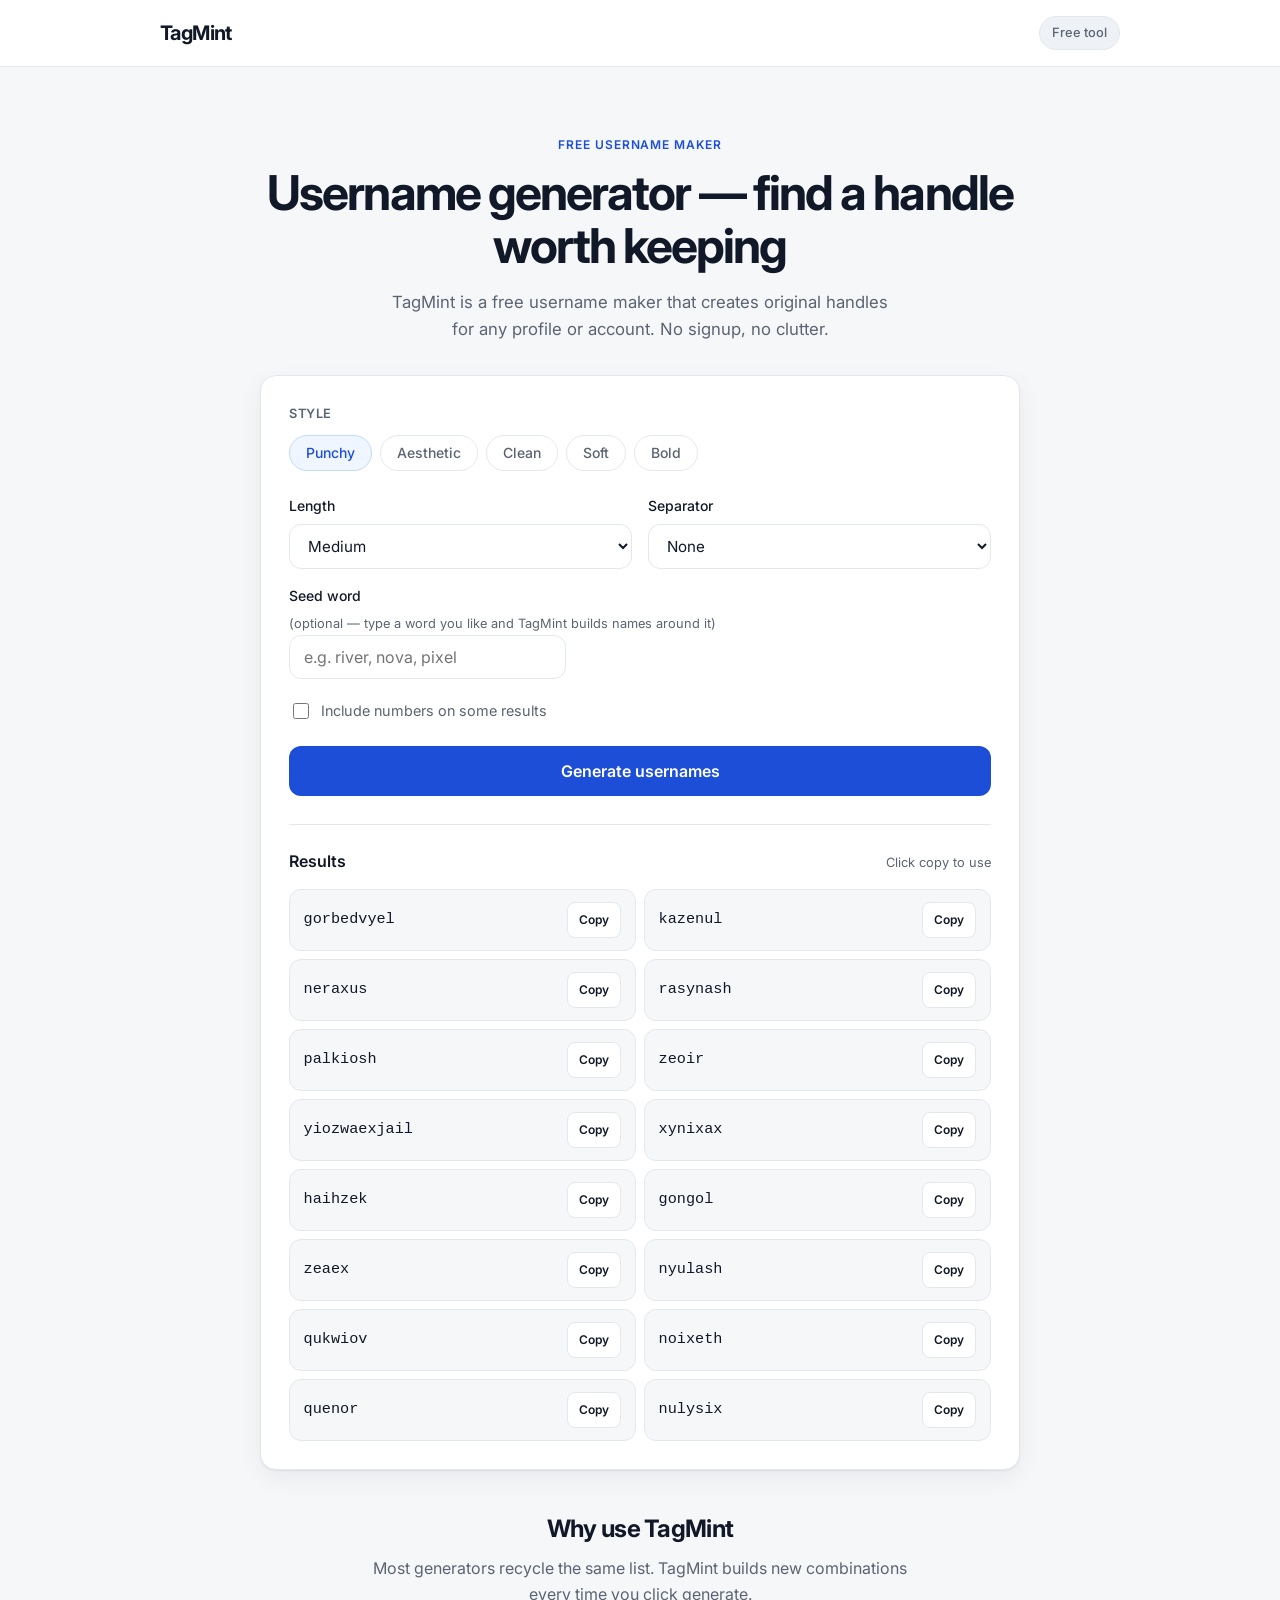
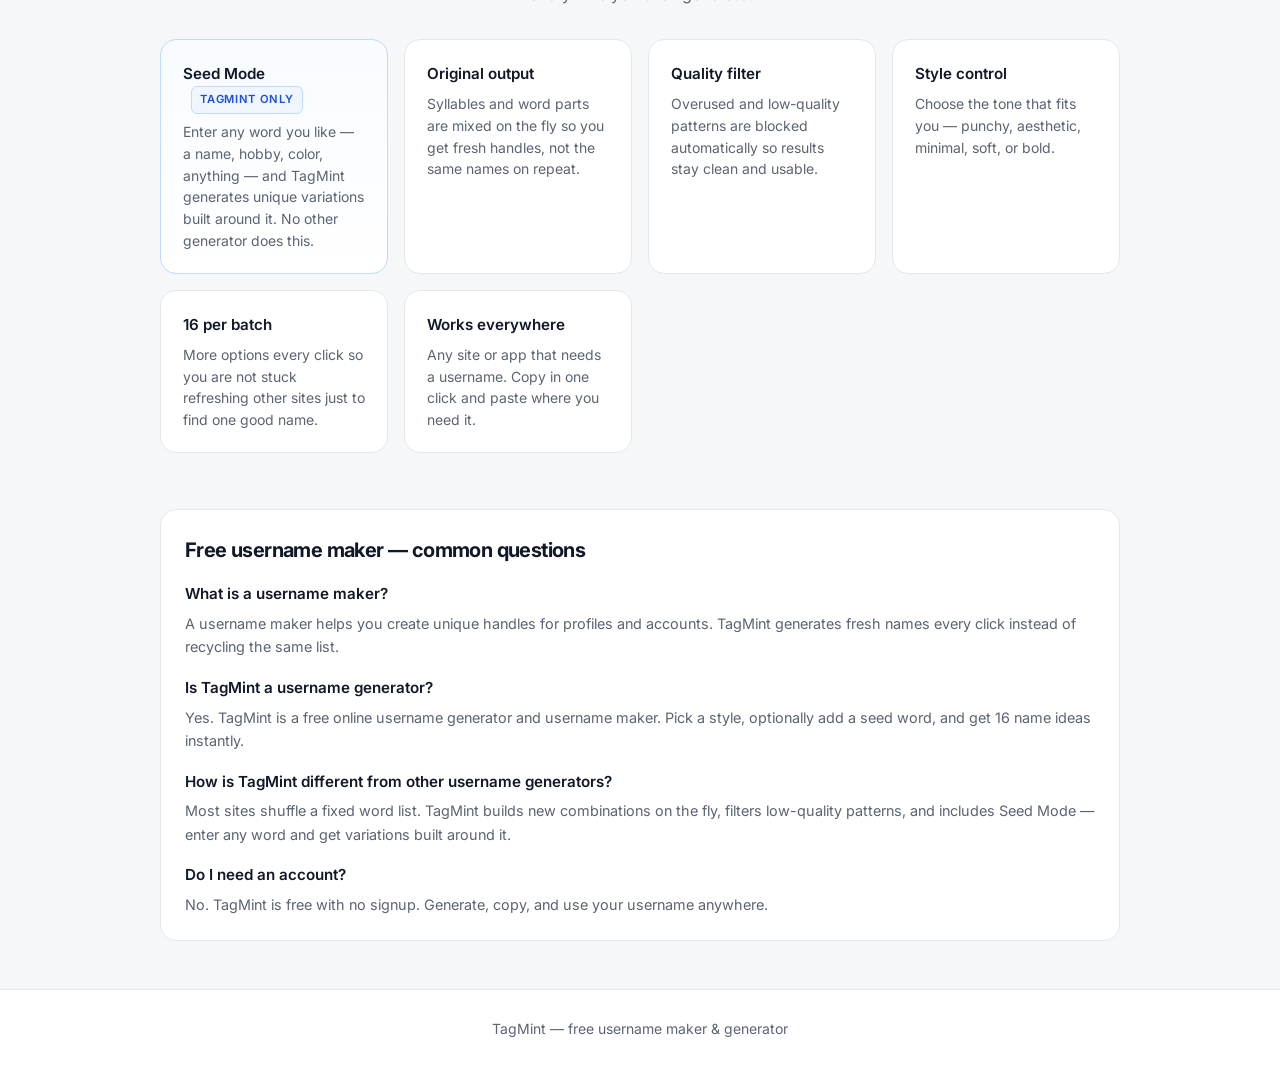
<file: index.html>
<!DOCTYPE html>
<html lang="en">
<head>
  <meta charset="UTF-8">
  <meta name="viewport" content="width=device-width, initial-scale=1.0">
  <title>TagMint — Free Username Maker & Generator Online</title>
  <meta name="description" content="TagMint is a free username maker and generator. Create cool, original usernames instantly with Seed Mode. No signup required.">
  <meta name="keywords" content="username maker, username generator, username creator, cool username generator, aesthetic username generator, random username generator, free username maker">
  <meta name="robots" content="index, follow, max-image-preview:large">
  <meta property="og:title" content="TagMint — Free Username Maker & Generator">
  <meta property="og:description" content="Create original usernames in one click. Free username maker with Seed Mode.">
  <meta property="og:type" content="website">
  <meta property="og:url" content="https://silas-sly.github.io/tagmint-ai-username/">
  <meta name="twitter:card" content="summary">
  <meta name="twitter:title" content="TagMint — Free Username Maker">
  <meta name="twitter:description" content="Generate cool, original usernames for free.">
  <link rel="canonical" href="https://silas-sly.github.io/tagmint-ai-username/">
  <link rel="icon" href="data:image/svg+xml,<svg xmlns='http://www.w3.org/2000/svg' viewBox='0 0 100 100'><rect width='100' height='100' rx='22' fill='%23111827'/><text x='50' y='68' font-size='52' font-family='system-ui' font-weight='700' fill='%23fff' text-anchor='middle'>T</text></svg>">
  <link rel="preconnect" href="https://fonts.googleapis.com">
  <link rel="preconnect" href="https://fonts.gstatic.com" crossorigin>
  <link href="https://fonts.googleapis.com/css2?family=Inter:wght@400;500;600;700&display=swap" rel="stylesheet">
  <script type="application/ld+json">
  {
    "@context": "https://schema.org",
    "@type": "WebApplication",
    "name": "TagMint Username Maker",
    "url": "https://silas-sly.github.io/tagmint-ai-username/",
    "applicationCategory": "UtilityApplication",
    "operatingSystem": "Web",
    "offers": {
      "@type": "Offer",
      "price": "0",
      "priceCurrency": "USD"
    },
    "description": "Free online username maker and generator with Seed Mode for custom name ideas."
  }
  </script>
  <style>
    :root {
      --bg: #f6f7f9;
      --surface: #ffffff;
      --surface-alt: #eef1f6;
      --text: #111827;
      --text-muted: #5b6472;
      --border: #e3e8ef;
      --accent: #1d4ed8;
      --accent-hover: #1e40af;
      --accent-soft: #eff6ff;
      --radius: 12px;
      --radius-lg: 16px;
      --shadow: 0 1px 2px rgba(16, 24, 40, 0.06), 0 8px 24px rgba(16, 24, 40, 0.06);
    }

    *, *::before, *::after { box-sizing: border-box; }

    body {
      margin: 0;
      font-family: "Inter", system-ui, sans-serif;
      background: var(--bg);
      color: var(--text);
      line-height: 1.6;
      min-height: 100vh;
      -webkit-font-smoothing: antialiased;
    }

    .container {
      width: min(760px, 92%);
      margin: 0 auto;
    }

    .container-wide {
      width: min(960px, 92%);
      margin: 0 auto;
    }

    .site-header {
      background: var(--surface);
      border-bottom: 1px solid var(--border);
      padding: 1rem 0;
    }

    .header-inner {
      display: flex;
      align-items: center;
      justify-content: space-between;
    }

    .logo {
      font-size: 1.25rem;
      font-weight: 700;
      color: var(--text);
      text-decoration: none;
      letter-spacing: -0.03em;
    }

    .header-tag {
      font-size: 0.8rem;
      font-weight: 500;
      color: var(--text-muted);
      background: var(--surface-alt);
      padding: 0.35rem 0.75rem;
      border-radius: 999px;
      border: 1px solid var(--border);
    }

    .hero {
      padding: 3.5rem 0 2rem;
      text-align: center;
    }

    .hero-label {
      display: inline-block;
      font-size: 0.75rem;
      font-weight: 600;
      letter-spacing: 0.08em;
      text-transform: uppercase;
      color: var(--accent);
      margin-bottom: 0.85rem;
    }

    .hero h1 {
      font-size: clamp(2.25rem, 5vw, 3rem);
      line-height: 1.1;
      letter-spacing: -0.04em;
      margin: 0 0 1rem;
      font-weight: 700;
    }

    .hero-sub {
      margin: 0 auto;
      max-width: 520px;
      color: var(--text-muted);
      font-size: 1.05rem;
    }

    .tool-card {
      background: var(--surface);
      border: 1px solid var(--border);
      border-radius: var(--radius-lg);
      padding: 1.75rem;
      box-shadow: var(--shadow);
      margin-bottom: 2.5rem;
    }

    .field-label {
      display: block;
      font-size: 0.8rem;
      font-weight: 600;
      letter-spacing: 0.04em;
      text-transform: uppercase;
      color: var(--text-muted);
      margin: 0 0 0.65rem;
    }

    .style-chips {
      display: flex;
      flex-wrap: wrap;
      gap: 0.5rem;
      margin-bottom: 1.5rem;
    }

    .chip {
      padding: 0.55rem 1rem;
      border-radius: 999px;
      border: 1px solid var(--border);
      background: var(--surface);
      color: var(--text-muted);
      font-family: inherit;
      font-size: 0.875rem;
      font-weight: 500;
      cursor: pointer;
      transition: border-color 0.15s, color 0.15s, background 0.15s;
    }

    .chip:hover {
      border-color: #cbd5e1;
      color: var(--text);
    }

    .chip.active {
      background: var(--accent-soft);
      border-color: #bfdbfe;
      color: var(--accent);
    }

    .controls-row {
      display: grid;
      grid-template-columns: 1fr 1fr;
      gap: 1rem;
      margin-bottom: 1rem;
    }

    label.field {
      display: flex;
      flex-direction: column;
      gap: 0.4rem;
      font-size: 0.875rem;
      font-weight: 500;
      color: var(--text);
    }

    select {
      padding: 0.7rem 0.85rem;
      border: 1px solid var(--border);
      border-radius: var(--radius);
      background: var(--surface);
      color: var(--text);
      font-family: inherit;
      font-size: 0.95rem;
      cursor: pointer;
    }

    select:focus {
      outline: 2px solid #bfdbfe;
      outline-offset: 1px;
      border-color: #93c5fd;
    }

    .toggle-row {
      display: flex;
      align-items: center;
      gap: 0.55rem;
      margin-bottom: 1.5rem;
      color: var(--text-muted);
      font-size: 0.9rem;
      cursor: pointer;
    }

    .toggle-row input {
      accent-color: var(--accent);
      width: 1rem;
      height: 1rem;
    }

    .btn-generate {
      width: 100%;
      padding: 0.95rem 1.5rem;
      border: none;
      border-radius: var(--radius);
      font-family: inherit;
      font-size: 1rem;
      font-weight: 600;
      color: #fff;
      cursor: pointer;
      background: var(--accent);
      transition: background 0.15s, transform 0.1s;
    }

    .btn-generate:hover {
      background: var(--accent-hover);
    }

    .btn-generate:active {
      transform: scale(0.99);
    }

    .results-head {
      display: flex;
      justify-content: space-between;
      align-items: baseline;
      margin: 1.75rem 0 0.85rem;
      padding-top: 1.5rem;
      border-top: 1px solid var(--border);
    }

    .results-head h2 {
      margin: 0;
      font-size: 1rem;
      font-weight: 600;
    }

    .results-hint {
      font-size: 0.8rem;
      color: var(--text-muted);
    }

    .seed-field {
      margin-bottom: 1.25rem;
    }

    .seed-field label {
      display: flex;
      flex-direction: column;
      gap: 0.4rem;
      font-size: 0.875rem;
      font-weight: 500;
      color: var(--text);
    }

    .seed-field input {
      padding: 0.7rem 0.85rem;
      border: 1px solid var(--border);
      border-radius: var(--radius);
      background: var(--surface);
      color: var(--text);
      font-family: inherit;
      font-size: 1rem;
    }

    .seed-field input:focus {
      outline: 2px solid #bfdbfe;
      outline-offset: 1px;
      border-color: #93c5fd;
    }

    .seed-hint {
      font-size: 0.8rem;
      font-weight: 400;
      color: var(--text-muted);
    }

    .exclusive-badge {
      display: inline-block;
      font-size: 0.7rem;
      font-weight: 600;
      letter-spacing: 0.06em;
      text-transform: uppercase;
      color: var(--accent);
      background: var(--accent-soft);
      border: 1px solid #bfdbfe;
      padding: 0.25rem 0.55rem;
      border-radius: 6px;
      margin-left: 0.5rem;
      vertical-align: middle;
    }

    .username-list {
      list-style: none;
      margin: 0;
      padding: 0;
      display: grid;
      grid-template-columns: repeat(2, minmax(0, 1fr));
      gap: 0.5rem;
    }

    .username-item {
      display: flex;
      align-items: center;
      justify-content: space-between;
      gap: 0.5rem;
      background: var(--bg);
      border: 1px solid var(--border);
      border-radius: var(--radius);
      padding: 0.75rem 0.85rem;
      min-height: 48px;
      transition: border-color 0.15s;
    }

    .username-item:hover {
      border-color: #cbd5e1;
    }

    .username-text {
      font-family: ui-monospace, "SF Mono", "Cascadia Code", monospace;
      font-size: clamp(0.8rem, 2.5vw, 0.95rem);
      font-weight: 500;
      color: var(--text);
      overflow: hidden;
      text-overflow: ellipsis;
      white-space: nowrap;
      min-width: 0;
      flex: 1;
    }

    .btn-copy {
      padding: 0.45rem 0.7rem;
      border: 1px solid var(--border);
      border-radius: 8px;
      background: var(--surface);
      color: var(--text);
      font-family: inherit;
      font-size: 0.75rem;
      font-weight: 600;
      cursor: pointer;
      transition: all 0.15s;
      white-space: nowrap;
      flex-shrink: 0;
      min-height: 36px;
    }

    .btn-copy:hover {
      border-color: #93c5fd;
      background: var(--accent-soft);
      color: var(--accent);
    }

    .features {
      padding-bottom: 3.5rem;
    }

    .features-header {
      text-align: center;
      margin-bottom: 2rem;
    }

    .features-header h2 {
      margin: 0 0 0.5rem;
      font-size: 1.5rem;
      letter-spacing: -0.03em;
    }

    .features-header p {
      margin: 0 auto;
      max-width: 540px;
      color: var(--text-muted);
    }

    .features-grid {
      display: grid;
      grid-template-columns: repeat(auto-fit, minmax(220px, 1fr));
      gap: 1rem;
    }

    .feature-card {
      background: var(--surface);
      border: 1px solid var(--border);
      border-radius: var(--radius-lg);
      padding: 1.35rem;
    }

    .feature-card h3 {
      margin: 0 0 0.45rem;
      font-size: 0.95rem;
      font-weight: 600;
    }

    .feature-card p {
      margin: 0;
      font-size: 0.875rem;
      color: var(--text-muted);
      line-height: 1.55;
    }

    .feature-card.feature-highlight {
      border-color: #bfdbfe;
      background: linear-gradient(180deg, #f8fbff 0%, var(--surface) 100%);
    }

    .seo-faq {
      padding: 0 0 3rem;
    }

    .seo-faq-card {
      background: var(--surface);
      border: 1px solid var(--border);
      border-radius: var(--radius-lg);
      padding: 1.5rem;
    }

    .seo-faq h2 {
      margin: 0 0 1rem;
      font-size: 1.25rem;
      letter-spacing: -0.03em;
    }

    .seo-faq h3 {
      margin: 1.1rem 0 0.35rem;
      font-size: 0.95rem;
      font-weight: 600;
    }

    .seo-faq h3:first-of-type {
      margin-top: 0;
    }

    .seo-faq p {
      margin: 0;
      color: var(--text-muted);
      font-size: 0.9rem;
      line-height: 1.6;
    }

    .site-footer {
      border-top: 1px solid var(--border);
      background: var(--surface);
      padding: 1.75rem 0;
      text-align: center;
      color: var(--text-muted);
      font-size: 0.875rem;
    }
  </style>
</head>
<body>
  <header class="site-header">
    <div class="container-wide header-inner">
      <a href="#" class="logo">TagMint</a>
      <span class="header-tag">Free tool</span>
    </div>
  </header>

  <main>
    <section class="hero container">
      <p class="hero-label">Free username maker</p>
      <h1>Username generator — find a handle worth keeping</h1>
      <p class="hero-sub">TagMint is a free username maker that creates original handles for any profile or account. No signup, no clutter.</p>
    </section>

    <section class="tool-card container">
      <p class="field-label">Style</p>
      <div class="style-chips" id="style-chips">
        <button type="button" class="chip active" data-style="gaming">Punchy</button>
        <button type="button" class="chip" data-style="aesthetic">Aesthetic</button>
        <button type="button" class="chip" data-style="clean">Clean</button>
        <button type="button" class="chip" data-style="soft">Soft</button>
        <button type="button" class="chip" data-style="bold">Bold</button>
      </div>

      <div class="controls-row">
        <label class="field">
          Length
          <select id="length">
            <option value="short">Short</option>
            <option value="medium" selected>Medium</option>
          </select>
        </label>
        <label class="field">
          Separator
          <select id="separator">
            <option value="none">None</option>
            <option value="dot">Dot</option>
            <option value="underscore">Underscore</option>
          </select>
        </label>
      </div>

      <div class="seed-field">
        <label for="seed-word">
          Seed word <span class="seed-hint">(optional — type a word you like and TagMint builds names around it)</span>
        </label>
        <input type="text" id="seed-word" maxlength="16" placeholder="e.g. river, nova, pixel" autocomplete="off">
      </div>

      <label class="toggle-row">
        <input type="checkbox" id="numbers">
        Include numbers on some results
      </label>

      <button type="button" class="btn-generate" id="generate-btn">Generate usernames</button>

      <div class="results-head">
        <h2>Results</h2>
        <span class="results-hint">Click copy to use</span>
      </div>
      <ul class="username-list" id="username-list"></ul>
    </section>

    <section class="features container-wide">
      <div class="features-header">
        <h2>Why use TagMint</h2>
        <p>Most generators recycle the same list. TagMint builds new combinations every time you click generate.</p>
      </div>
      <div class="features-grid">
        <article class="feature-card feature-highlight">
          <h3>Seed Mode <span class="exclusive-badge">TagMint only</span></h3>
          <p>Enter any word you like — a name, hobby, color, anything — and TagMint generates unique variations built around it. No other generator does this.</p>
        </article>
        <article class="feature-card">
          <h3>Original output</h3>
          <p>Syllables and word parts are mixed on the fly so you get fresh handles, not the same names on repeat.</p>
        </article>
        <article class="feature-card">
          <h3>Quality filter</h3>
          <p>Overused and low-quality patterns are blocked automatically so results stay clean and usable.</p>
        </article>
        <article class="feature-card">
          <h3>Style control</h3>
          <p>Choose the tone that fits you — punchy, aesthetic, minimal, soft, or bold.</p>
        </article>
        <article class="feature-card">
          <h3>16 per batch</h3>
          <p>More options every click so you are not stuck refreshing other sites just to find one good name.</p>
        </article>
        <article class="feature-card">
          <h3>Works everywhere</h3>
          <p>Any site or app that needs a username. Copy in one click and paste where you need it.</p>
        </article>
      </div>
    </section>

    <section class="seo-faq container-wide">
      <article class="seo-faq-card">
        <h2>Free username maker — common questions</h2>
        <h3>What is a username maker?</h3>
        <p>A username maker helps you create unique handles for profiles and accounts. TagMint generates fresh names every click instead of recycling the same list.</p>
        <h3>Is TagMint a username generator?</h3>
        <p>Yes. TagMint is a free online username generator and username maker. Pick a style, optionally add a seed word, and get 16 name ideas instantly.</p>
        <h3>How is TagMint different from other username generators?</h3>
        <p>Most sites shuffle a fixed word list. TagMint builds new combinations on the fly, filters low-quality patterns, and includes Seed Mode — enter any word and get variations built around it.</p>
        <h3>Do I need an account?</h3>
        <p>No. TagMint is free with no signup. Generate, copy, and use your username anywhere.</p>
      </article>
    </section>
  </main>

  <footer class="site-footer">
    <div class="container">TagMint — free username maker &amp; generator</div>
  </footer>

  <input type="hidden" id="style" value="gaming">

  <script>
    const CRINGE = /dark|shadow|killer|epic|ninja|dragon|lord|blood|death|savage|toxic|demon|xx|420|pro gamer|cringe|uwu|owo/i;

    const parts = {
      clean: {
        starts: ["neo", "syn", "arc", "lux", "zen", "vor", "kai", "sol", "fen", "hex", "rio", "vex", "alt", "orb", "ion", "uv", "ax", "el", "cy", "nov"],
        mids: ["tra", "lin", "flux", "core", "mind", "port", "mark", "gate", "view", "wave", "link", "byte", "node", "sync", "volt", "dash"],
        ends: ["line", "ward", "flux", "kind", "pulse", "veil", "port", "mark", "gate", "view", "path", "tone", "form", "base", "loop", "shift"],
      },
      aesthetic: {
        starts: ["pale", "low", "soft", "sea", "moon", "cold", "blue", "grey", "mist", "dawn", "dusk", "haze", "frost", "silk", "pearl", "ivory", "luna", "star", "rain", "cloud"],
        mids: ["lit", "fall", "rise", "glow", "wash", "veil", "drift", "pool", "fern", "lily", "tide", "wave", "bloom", "arch", "shade", "light", "mist", "dew"],
        ends: ["glass", "pool", "rain", "glow", "tide", "fern", "lily", "wave", "bloom", "arch", "shade", "light", "haze", "dusk", "morn", "vale", "brook", "petal"],
      },
      gaming: {
        starts: ["ny", "vy", "ka", "ze", "ry", "no", "ex", "ax", "ky", "vo", "qu", "sy", "my", "ty", "ly", "xy", "zo", "ra", "ne", "ko"],
        mids: ["ro", "ven", "lex", "mir", "tal", "nix", "zor", "kel", "syn", "rax", "vel", "tor", "jan", "rix", "lun", "dex", "kor", "zen"],
        ends: ["on", "ix", "us", "el", "ar", "en", "or", "yn", "is", "um", "ax", "ex", "os", "ir", "ul", "eth", "ash", "ith"],
      },
      soft: {
        starts: ["warm", "slow", "calm", "kind", "easy", "mild", "cozy", "hazy", "light", "still", "deep", "pure", "honey", "cotton", "velvet", "sunny", "misty", "sleepy"],
        mids: ["cloud", "berry", "brook", "petal", "moss", "nest", "dream", "breeze", "stream", "glow", "haze", "dew", "leaf", "rain", "snow", "wind"],
        ends: ["cloud", "berry", "brook", "petal", "moss", "nest", "dream", "breeze", "stream", "glow", "haze", "dew", "field", "meadow", "willow", "spark"],
      },
      bold: {
        starts: ["iron", "steel", "peak", "prime", "stark", "grand", "solid", "sharp", "high", "true", "hard", "fast", "gold", "storm", "rock", "cross", "north", "wind"],
        mids: ["forge", "crest", "frame", "block", "vault", "tower", "ridge", "edge", "line", "gate", "fall", "break", "strike", "guard", "hold", "run"],
        ends: ["forge", "crest", "frame", "block", "vault", "tower", "ridge", "edge", "line", "gate", "fall", "wind", "stone", "steel", "peak", "core"],
      },
    };

    const onsets = ["k", "n", "r", "v", "z", "t", "l", "m", "s", "j", "x", "q", "b", "d", "f", "g", "h", "p", "w", "y"];
    const nuclei = ["a", "e", "i", "o", "u", "y", "ae", "io", "ea", "ou", "ai"];
    const codas = ["n", "r", "x", "l", "s", "k", "m", "v", "th", "sh", "ch", "z", "t", "d", ""];

    const recentNames = [];
    const MAX_RECENT = 150;
    const BATCH_SIZE = 16;

    function pick(arr) {
      return arr[Math.floor(Math.random() * arr.length)];
    }

    function randInt(min, max) {
      return Math.floor(Math.random() * (max - min + 1)) + min;
    }

    function subtleNumber() {
      if (Math.random() > 0.35) return "";
      return String(randInt(2, 99));
    }

    function joinParts(a, b, sep) {
      if (sep === "dot") return `${a}.${b}`;
      if (sep === "underscore") return `${a}_${b}`;
      return a + b;
    }

    function blendWords(a, b) {
      const cutA = randInt(2, Math.max(2, Math.min(a.length - 1, 4)));
      const cutB = randInt(1, Math.max(1, Math.min(b.length - 1, 3)));
      if (Math.random() < 0.5) return (a.slice(0, cutA) + b.slice(cutB)).toLowerCase();
      return (a.slice(0, cutA) + b).toLowerCase();
    }

    function formatName(name, style) {
      name = name.toLowerCase().replace(/[^a-z0-9._]/g, "");
      if (style === "clean") return name.charAt(0).toUpperCase() + name.slice(1);
      return name;
    }

    function isCringe(name) {
      if (CRINGE.test(name)) return true;
      if (/(.)\1{2,}/.test(name)) return true;
      if (name.length < 3 || name.length > 16) return true;
      if (!/[aeiouy]/.test(name)) return true;
      if (/[bcdfghjklmnpqrstvwxyz]{4,}/i.test(name)) return true;
      return false;
    }

    function wasRecentlyUsed(name) {
      return recentNames.includes(name);
    }

    function rememberName(name) {
      recentNames.push(name);
      if (recentNames.length > MAX_RECENT) recentNames.shift();
    }

    function inventPhonetic(minSyl, maxSyl) {
      const count = randInt(minSyl, maxSyl);
      let name = "";
      for (let i = 0; i < count; i++) {
        name += pick(onsets) + pick(nuclei) + (i === count - 1 ? pick(codas) : pick(codas).replace(/[thshch]/, ""));
      }
      return name.replace(/[^a-z]/g, "");
    }

    function inventSyllable(style) {
      const p = parts[style] || parts.gaming;
      const pattern = randInt(1, 4);
      if (pattern === 1) return pick(p.starts) + pick(p.ends);
      if (pattern === 2) return pick(p.starts) + pick(p.mids);
      if (pattern === 3) return pick(p.starts) + pick(p.mids) + pick(p.ends);
      return pick(p.starts) + pick(p.ends) + pick(p.ends).slice(0, 2);
    }

    function inventCombo(style, separator) {
      const p = parts[style] || parts.gaming;
      const a = pick(p.starts);
      const b = pick(p.mids);
      const c = pick(p.ends);
      const mode = randInt(1, 5);
      if (mode === 1) return joinParts(a, b, separator);
      if (mode === 2) return joinParts(b, c, separator);
      if (mode === 3) return joinParts(a, c, separator);
      if (mode === 4) return blendWords(a, c);
      return blendWords(b, pick(p.starts));
    }

    function getSeed() {
      const raw = document.getElementById("seed-word").value.trim().toLowerCase();
      const clean = raw.replace(/[^a-z]/g, "");
      return clean.length >= 2 ? clean.slice(0, 14) : "";
    }

    function generateFromSeed(seed, style, separator, useNumbers) {
      const p = parts[style] || parts.gaming;
      const modes = [
        () => blendWords(seed, pick(p.ends)),
        () => blendWords(pick(p.starts), seed),
        () => joinParts(seed, pick(p.mids), separator),
        () => joinParts(pick(p.starts), seed, separator),
        () => seed + pick(p.ends).slice(0, randInt(2, 4)),
        () => pick(p.mids) + seed,
      ];
      let name = pick(modes)();
      name = formatName(name, style);
      if (useNumbers && Math.random() < 0.35) name += subtleNumber();
      return name;
    }

    function generateOne(style, length, separator, useNumbers, seed) {
      if (seed && Math.random() < 0.55) {
        const seeded = generateFromSeed(seed, style, separator, useNumbers);
        if (seeded && !isCringe(seeded)) return seeded;
      }

      const roll = Math.random();
      let name = "";

      if (roll < 0.35) {
        name = inventPhonetic(2, length === "short" ? 2 : 3);
      } else if (roll < 0.65) {
        name = inventSyllable(style);
      } else if (roll < 0.9) {
        name = inventCombo(style, separator);
      } else {
        name = inventPhonetic(1, 2) + inventSyllable(style).slice(0, randInt(3, 5));
      }

      if (length === "short" && name.length > 8) {
        name = name.slice(0, randInt(5, 8));
      }
      if (length === "medium" && name.length < 6 && separator === "none") {
        name += pick(parts[style].ends).slice(0, randInt(2, 4));
      }

      name = formatName(name, style);

      if (useNumbers) {
        const num = subtleNumber();
        if (num) name += num;
      }

      return name;
    }

    function generateBatch(count, style, length, separator, useNumbers, seed) {
      const set = new Set();
      let attempts = 0;
      while (set.size < count && attempts < count * 150) {
        const candidate = generateOne(style, length, separator, useNumbers, seed);
        if (!isCringe(candidate) && !wasRecentlyUsed(candidate)) {
          set.add(candidate);
          rememberName(candidate);
        }
        attempts++;
      }
      return [...set];
    }

    function renderUsernames(names) {
      const list = document.getElementById("username-list");
      list.innerHTML = names.map((name) => `
        <li class="username-item">
          <span class="username-text">${name}</span>
          <button type="button" class="btn-copy" data-copy="${name}">Copy</button>
        </li>
      `).join("");

      list.querySelectorAll("[data-copy]").forEach((btn) => {
        btn.addEventListener("click", async () => {
          const text = btn.dataset.copy;
          try {
            await navigator.clipboard.writeText(text);
            btn.textContent = "Copied";
            setTimeout(() => { btn.textContent = "Copy"; }, 1400);
          } catch {
            btn.textContent = "Copy manually";
          }
        });
      });
    }

    function runGenerate() {
      const style = document.getElementById("style").value;
      const length = document.getElementById("length").value;
      const separator = document.getElementById("separator").value;
      const useNumbers = document.getElementById("numbers").checked;
      const seed = getSeed();
      renderUsernames(generateBatch(BATCH_SIZE, style, length, separator, useNumbers, seed));
    }

    document.getElementById("generate-btn").addEventListener("click", runGenerate);
    document.getElementById("seed-word").addEventListener("keydown", (e) => {
      if (e.key === "Enter") runGenerate();
    });

    document.querySelectorAll(".chip").forEach((chip) => {
      chip.addEventListener("click", () => {
        document.querySelectorAll(".chip").forEach((c) => c.classList.remove("active"));
        chip.classList.add("active");
        document.getElementById("style").value = chip.dataset.style;
        runGenerate();
      });
    });

    runGenerate();
  </script>
</body>
</html>
</file>
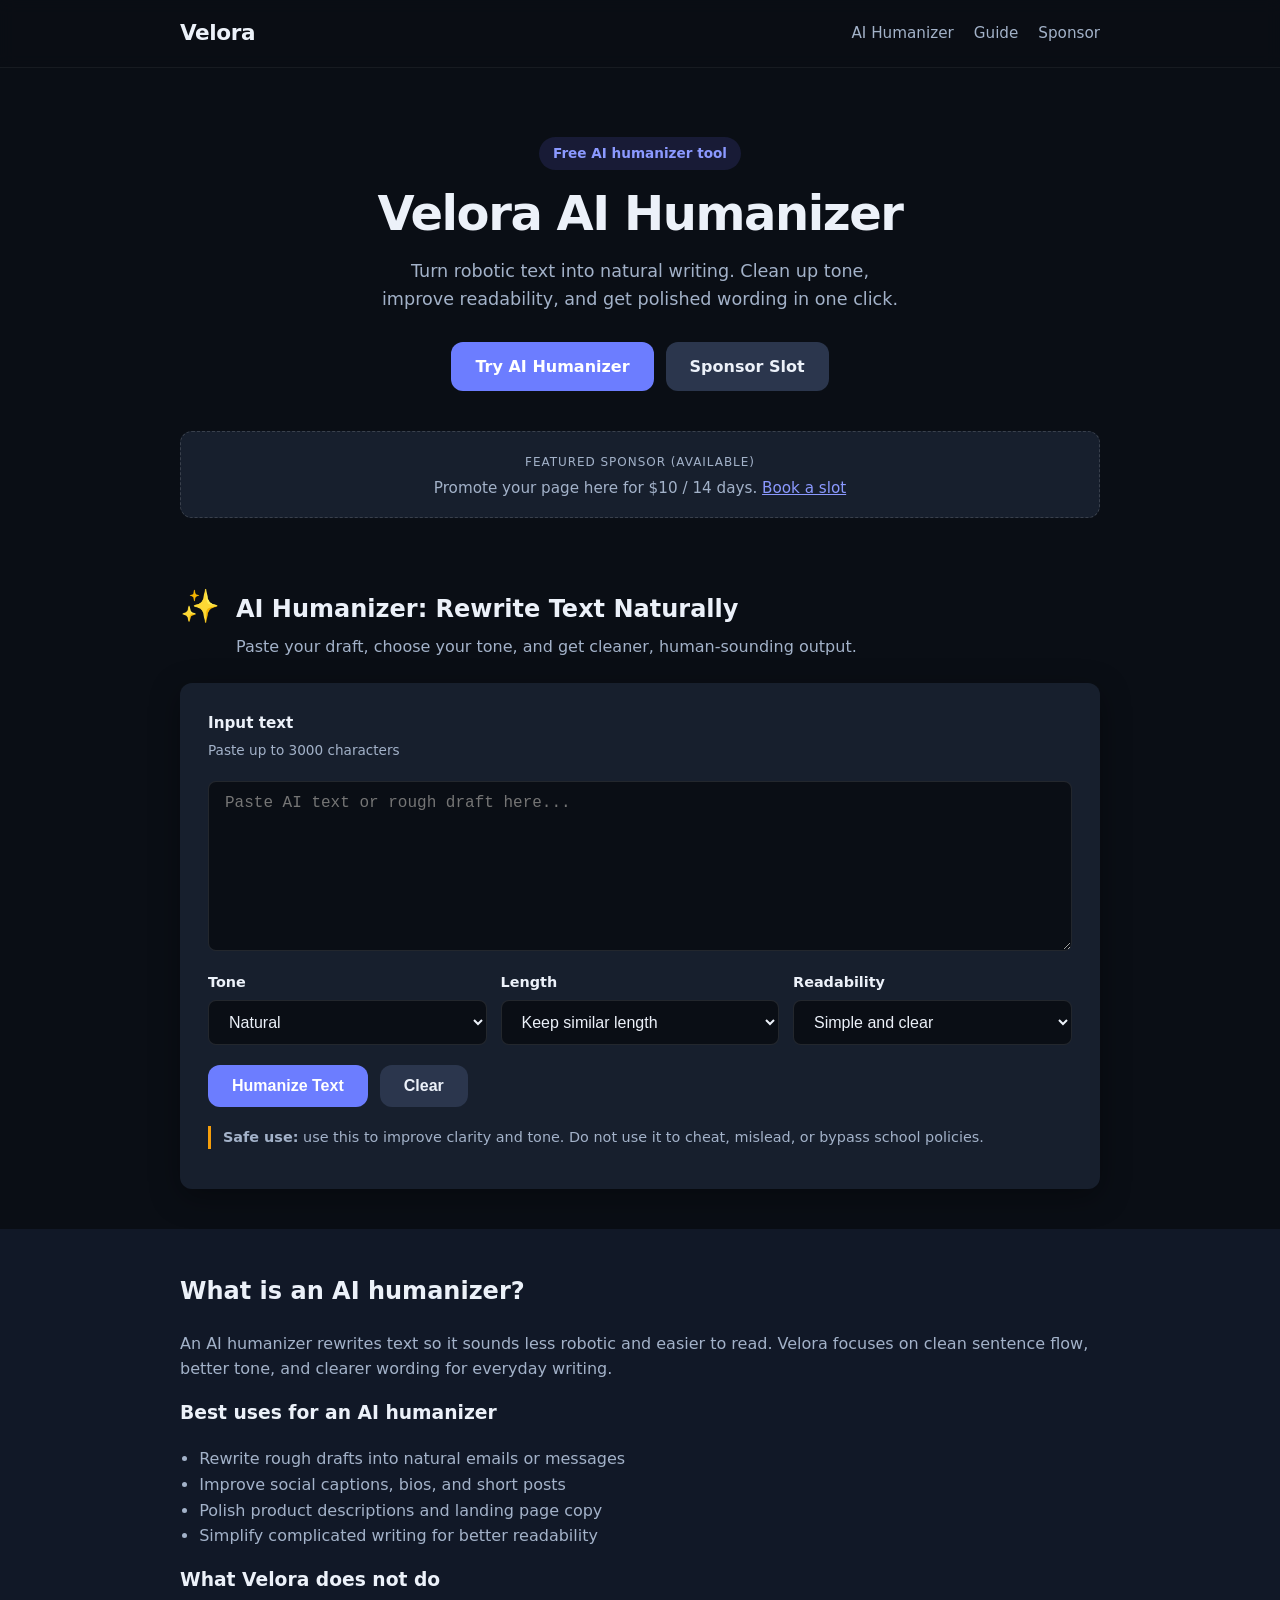
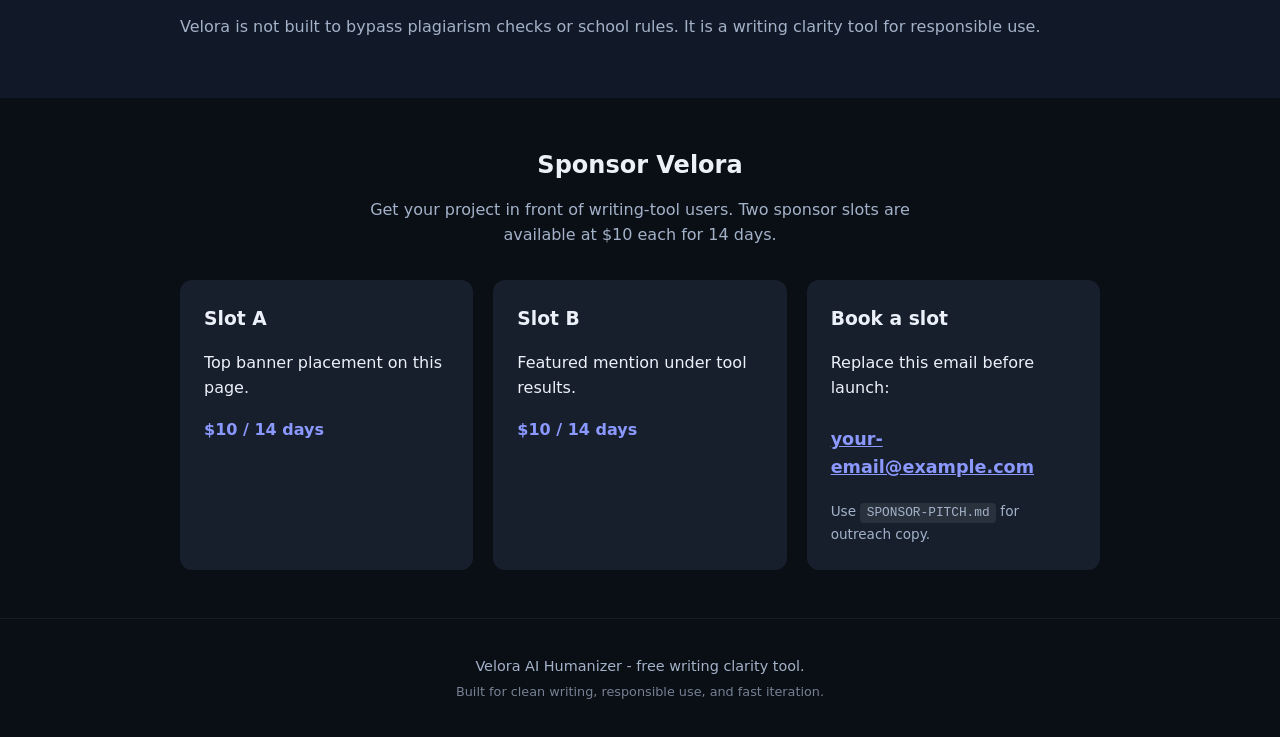
<file: study-snap/index.html>
<!DOCTYPE html>
<html lang="en">
<head>
  <meta charset="UTF-8">
  <meta name="viewport" content="width=device-width, initial-scale=1.0">
  <title>Velora AI Humanizer - Free AI Text Rewriter</title>
  <meta name="description" content="Velora AI Humanizer rewrites AI text into clearer, more natural writing. Free online AI humanizer for emails, captions, bios, and everyday writing.">
  <meta name="keywords" content="AI humanizer, humanize AI text, AI text rewriter, rewrite AI writing, free AI humanizer tool">
  <meta name="author" content="Velora">
  <meta name="robots" content="index, follow, max-image-preview:large">
  <meta property="og:title" content="Velora AI Humanizer - Free AI Text Rewriter">
  <meta property="og:description" content="Free AI humanizer tool to make writing sound more natural, clear, and readable.">
  <meta property="og:type" content="website">
  <meta property="og:url" content="https://example.com/">
  <meta property="og:image" content="https://example.com/og-image.png">
  <meta name="twitter:card" content="summary_large_image">
  <meta name="twitter:title" content="Velora AI Humanizer - Free AI Text Rewriter">
  <meta name="twitter:description" content="Humanize AI text for free with a clean and simple rewriting tool.">
  <link rel="canonical" href="https://example.com/">
  <link rel="stylesheet" href="styles.css">
  <link rel="icon" href="data:image/svg+xml,<svg xmlns='http://www.w3.org/2000/svg' viewBox='0 0 100 100'><text y='.9em' font-size='90'>✍️</text></svg>">
  <!-- Replace placeholder URLs above with your final domain after deploy -->
  <!--
  <script async src="https://www.googletagmanager.com/gtag/js?id=G-XXXXXXXXXX"></script>
  <script>
    window.dataLayer = window.dataLayer || [];
    function gtag(){dataLayer.push(arguments);}
    gtag('js', new Date());
    gtag('config', 'G-XXXXXXXXXX');
  </script>
  -->
  <script type="application/ld+json">
  {
    "@context": "https://schema.org",
    "@type": "SoftwareApplication",
    "name": "Velora AI Humanizer",
    "applicationCategory": "WritingApplication",
    "operatingSystem": "Web",
    "offers": {
      "@type": "Offer",
      "price": "0",
      "priceCurrency": "USD"
    },
    "description": "A free AI humanizer tool for rewriting text into natural, clear writing."
  }
  </script>
</head>
<body>
  <header class="site-header">
    <div class="container header-inner">
      <a href="#" class="logo">Velora</a>
      <nav class="nav">
        <a href="#tool">AI Humanizer</a>
        <a href="#seo-content">Guide</a>
        <a href="#sponsor">Sponsor</a>
      </nav>
    </div>
  </header>

  <main>
    <section class="hero">
      <div class="container">
        <p class="hero-badge">Free AI humanizer tool</p>
        <h1>Velora AI Humanizer</h1>
        <p class="hero-sub">Turn robotic text into natural writing. Clean up tone, improve readability, and get polished wording in one click.</p>
        <div class="hero-actions">
          <a href="#tool" class="btn btn-primary">Try AI Humanizer</a>
          <a href="#sponsor" class="btn btn-secondary">Sponsor Slot</a>
        </div>
      </div>
    </section>

    <aside class="sponsor-banner container" id="top-sponsor" aria-label="Sponsor">
      <div class="sponsor-placeholder">
        <span class="sponsor-label">Featured sponsor (available)</span>
        <p>Promote your page here for $10 / 14 days. <a href="#sponsor">Book a slot</a></p>
      </div>
    </aside>

    <section class="tool-section" id="tool">
      <div class="container">
        <div class="tool-header">
          <span class="tool-icon" aria-hidden="true">✨</span>
          <div>
            <h2>AI Humanizer: Rewrite Text Naturally</h2>
            <p>Paste your draft, choose your tone, and get cleaner, human-sounding output.</p>
          </div>
        </div>
        <div class="tool-card">
          <form id="humanizer-form" class="rewrite-form" novalidate>
            <label for="input-text">
              Input text
              <span class="hint">Paste up to 3000 characters</span>
            </label>
            <textarea id="input-text" maxlength="3000" placeholder="Paste AI text or rough draft here..." required></textarea>

            <div class="control-grid">
              <div class="form-row">
                <label for="tone">Tone</label>
                <select id="tone">
                  <option value="natural">Natural</option>
                  <option value="friendly">Friendly</option>
                  <option value="professional">Professional</option>
                  <option value="concise">Concise</option>
                </select>
              </div>
              <div class="form-row">
                <label for="length">Length</label>
                <select id="length">
                  <option value="same">Keep similar length</option>
                  <option value="shorter">Make it shorter</option>
                  <option value="longer">Add detail</option>
                </select>
              </div>
              <div class="form-row">
                <label for="readability">Readability</label>
                <select id="readability">
                  <option value="simple">Simple and clear</option>
                  <option value="balanced">Balanced</option>
                  <option value="advanced">More polished</option>
                </select>
              </div>
            </div>

            <div class="tool-buttons">
              <button type="submit" class="btn btn-primary">Humanize Text</button>
              <button type="button" id="clear-btn" class="btn btn-secondary">Clear</button>
            </div>
          </form>

          <p class="safety-note"><strong>Safe use:</strong> use this to improve clarity and tone. Do not use it to cheat, mislead, or bypass school policies.</p>
          <p id="tool-error" class="tool-error hidden" role="alert"></p>

          <div id="output-wrap" class="output-wrap hidden">
            <div class="result-head">
              <h3>Humanized result</h3>
              <button id="copy-btn" type="button" class="btn btn-secondary">Copy Result</button>
            </div>
            <textarea id="output-text" readonly></textarea>
            <div class="result-meta">
              <span id="meta-words">0 words</span>
              <span id="meta-characters">0 characters</span>
              <span id="meta-reading">0 min read</span>
            </div>
          </div>
        </div>
      </div>
    </section>

    <section class="seo-content" id="seo-content">
      <div class="container">
        <h2>What is an AI humanizer?</h2>
        <p>An AI humanizer rewrites text so it sounds less robotic and easier to read. Velora focuses on clean sentence flow, better tone, and clearer wording for everyday writing.</p>
        <h3>Best uses for an AI humanizer</h3>
        <ul>
          <li>Rewrite rough drafts into natural emails or messages</li>
          <li>Improve social captions, bios, and short posts</li>
          <li>Polish product descriptions and landing page copy</li>
          <li>Simplify complicated writing for better readability</li>
        </ul>
        <h3>What Velora does not do</h3>
        <p>Velora is not built to bypass plagiarism checks or school rules. It is a writing clarity tool for responsible use.</p>
      </div>
    </section>

    <section class="sponsor-section" id="sponsor">
      <div class="container">
        <h2>Sponsor Velora</h2>
        <p class="sponsor-intro">Get your project in front of writing-tool users. Two sponsor slots are available at $10 each for 14 days.</p>
        <div class="sponsor-grid">
          <article class="sponsor-card">
            <h3>Slot A</h3>
            <p>Top banner placement on this page.</p>
            <p class="price">$10 / 14 days</p>
          </article>
          <article class="sponsor-card">
            <h3>Slot B</h3>
            <p>Featured mention under tool results.</p>
            <p class="price">$10 / 14 days</p>
          </article>
          <article class="sponsor-card sponsor-contact">
            <h3>Book a slot</h3>
            <p>Replace this email before launch:</p>
            <a class="contact-email" href="mailto:your-email@example.com?subject=Velora%20Sponsorship">your-email@example.com</a>
            <p class="contact-note">Use <code>SPONSOR-PITCH.md</code> for outreach copy.</p>
          </article>
        </div>
      </div>
    </section>
  </main>

  <footer class="site-footer">
    <div class="container footer-inner">
      <p>Velora AI Humanizer - free writing clarity tool.</p>
      <p class="footer-note">Built for clean writing, responsible use, and fast iteration.</p>
    </div>
  </footer>

  <script src="app.js"></script>
</body>
</html>
</file>
<file: study-snap/styles.css>
:root {
  --bg: #0a0e15;
  --bg-alt: #111827;
  --card: #171f2d;
  --text: #ecf1f9;
  --text-muted: #a3b2c9;
  --primary: #6c7dff;
  --primary-hover: #8b99ff;
  --secondary: #2b364d;
  --success: #22c55e;
  --warning: #f59e0b;
  --danger: #ef4444;
  --radius: 12px;
  --shadow: 0 8px 30px rgba(0, 0, 0, 0.35);
}

*,
*::before,
*::after {
  box-sizing: border-box;
}

html {
  scroll-behavior: smooth;
}

body {
  margin: 0;
  font-family: system-ui, -apple-system, "Segoe UI", Roboto, sans-serif;
  background: var(--bg);
  color: var(--text);
  line-height: 1.6;
  min-height: 100vh;
}

.container {
  width: min(920px, 92%);
  margin: 0 auto;
}

a {
  color: var(--primary-hover);
}

/* Header */
.site-header {
  position: sticky;
  top: 0;
  z-index: 100;
  background: rgba(10, 14, 21, 0.9);
  backdrop-filter: blur(8px);
  border-bottom: 1px solid rgba(255, 255, 255, 0.06);
}

.header-inner {
  display: flex;
  align-items: center;
  justify-content: space-between;
  padding: 1rem 0;
}

.logo {
  font-size: 1.35rem;
  font-weight: 700;
  color: var(--text);
  text-decoration: none;
  letter-spacing: -0.02em;
}

.nav {
  display: flex;
  gap: 1.25rem;
}

.nav a {
  color: var(--text-muted);
  text-decoration: none;
  font-size: 0.95rem;
  transition: color 0.15s;
}

.nav a:hover {
  color: var(--text);
}

/* Hero */
.hero {
  padding: 3.5rem 0 2.5rem;
  text-align: center;
}

.hero-badge {
  display: inline-block;
  background: rgba(99, 102, 241, 0.15);
  color: var(--primary-hover);
  padding: 0.35rem 0.85rem;
  border-radius: 999px;
  font-size: 0.85rem;
  font-weight: 600;
  margin-bottom: 1rem;
}

.hero h1 {
  font-size: clamp(2rem, 6vw, 3rem);
  line-height: 1.15;
  margin: 0 0 1rem;
  letter-spacing: -0.03em;
}

.hero-sub {
  color: var(--text-muted);
  font-size: 1.1rem;
  max-width: 520px;
  margin: 0 auto 1.75rem;
}

.hero-actions {
  display: flex;
  gap: 0.75rem;
  justify-content: center;
  flex-wrap: wrap;
}

/* Buttons */
.btn {
  display: inline-flex;
  align-items: center;
  justify-content: center;
  padding: 0.75rem 1.5rem;
  border-radius: var(--radius);
  font-size: 1rem;
  font-weight: 600;
  border: none;
  cursor: pointer;
  text-decoration: none;
  transition: background 0.15s, transform 0.1s;
}

.btn:active {
  transform: scale(0.98);
}

.btn-primary {
  background: var(--primary);
  color: white;
}

.btn-primary:hover {
  background: var(--primary-hover);
}

.btn-secondary {
  background: var(--secondary);
  color: var(--text);
}

.btn-secondary:hover {
  background: #475569;
}

.btn-full {
  width: 100%;
}

/* Sponsor banner */
.sponsor-banner {
  margin-bottom: 2rem;
}

.sponsor-placeholder {
  background: var(--card);
  border: 1px dashed rgba(255, 255, 255, 0.15);
  border-radius: var(--radius);
  padding: 1rem 1.25rem;
  text-align: center;
}

.sponsor-label {
  display: inline-block;
  font-size: 0.75rem;
  text-transform: uppercase;
  letter-spacing: 0.08em;
  color: var(--text-muted);
  margin-bottom: 0.25rem;
}

.sponsor-placeholder p {
  margin: 0;
  color: var(--text-muted);
  font-size: 0.95rem;
}

/* Tool sections */
.tool-section {
  padding: 2.5rem 0;
}

.tool-section-alt {
  background: var(--bg-alt);
}

.tool-header {
  display: flex;
  gap: 1rem;
  align-items: flex-start;
  margin-bottom: 1.5rem;
}

.tool-icon {
  font-size: 2rem;
  line-height: 1;
}

.tool-header h2 {
  margin: 0 0 0.35rem;
  font-size: 1.5rem;
}

.tool-header p {
  margin: 0;
  color: var(--text-muted);
}

.tool-card {
  background: var(--card);
  border-radius: var(--radius);
  padding: 1.75rem;
  box-shadow: var(--shadow);
}

/* Humanizer form */
.rewrite-form {
  display: flex;
  flex-direction: column;
  gap: 1.25rem;
}

.rewrite-form > label {
  display: flex;
  flex-direction: column;
  gap: 0.25rem;
  font-weight: 600;
  font-size: 0.95rem;
}

.hint {
  font-weight: 400;
  font-size: 0.85rem;
  color: var(--text-muted);
}

textarea,
select,
input {
  padding: 0.75rem 1rem;
  border: 1px solid rgba(255, 255, 255, 0.1);
  border-radius: 8px;
  background: var(--bg);
  color: var(--text);
  font-size: 1rem;
}

textarea:focus,
select:focus,
input:focus {
  outline: 2px solid var(--primary);
  outline-offset: 2px;
}

textarea {
  width: 100%;
  min-height: 170px;
  resize: vertical;
}

.control-grid {
  display: grid;
  grid-template-columns: repeat(auto-fit, minmax(180px, 1fr));
  gap: 0.85rem;
}

.form-row {
  display: flex;
  flex-direction: column;
  gap: 0.35rem;
}

.form-row label {
  font-weight: 600;
  font-size: 0.9rem;
}

.tool-buttons {
  display: flex;
  gap: 0.75rem;
  flex-wrap: wrap;
}

.safety-note {
  margin: 1.2rem 0 0.75rem;
  color: var(--text-muted);
  font-size: 0.9rem;
  border-left: 3px solid var(--warning);
  padding-left: 0.75rem;
}

.tool-error {
  margin: 0 0 1rem;
  color: var(--danger);
  font-size: 0.92rem;
}

.hidden {
  display: none;
}

.output-wrap {
  margin-top: 1rem;
  padding-top: 1rem;
  border-top: 1px solid rgba(255, 255, 255, 0.08);
}

.result-head {
  display: flex;
  align-items: center;
  justify-content: space-between;
  gap: 0.75rem;
  margin-bottom: 0.7rem;
}

.result-head h3 {
  margin: 0;
  font-size: 1rem;
}

#output-text {
  min-height: 180px;
}

.result-meta {
  margin-top: 0.65rem;
  display: flex;
  gap: 0.85rem;
  flex-wrap: wrap;
  color: var(--text-muted);
  font-size: 0.85rem;
}

/* Content blocks for SEO */
.seo-content {
  background: var(--bg-alt);
  padding: 2.7rem 0;
}

.seo-content h2,
.seo-content h3 {
  margin-top: 0;
}

.seo-content p,
.seo-content li {
  color: var(--text-muted);
}

.seo-content ul {
  padding-left: 1.2rem;
}

/* Sponsor section */
.sponsor-section {
  padding: 3rem 0;
}

.sponsor-section h2 {
  text-align: center;
  margin: 0 0 0.75rem;
}

.sponsor-intro {
  text-align: center;
  color: var(--text-muted);
  max-width: 600px;
  margin: 0 auto 2rem;
}

.sponsor-grid {
  display: grid;
  grid-template-columns: repeat(auto-fit, minmax(260px, 1fr));
  gap: 1.25rem;
}

.sponsor-card {
  background: var(--card);
  border-radius: var(--radius);
  padding: 1.5rem;
}

.sponsor-card h3 {
  margin: 0 0 0.75rem;
}

.sponsor-card ul {
  margin: 0;
  padding-left: 1.25rem;
  color: var(--text-muted);
}

.price {
  color: var(--primary-hover);
  font-weight: 700;
  margin: 0.45rem 0 0;
}

.sponsor-card li {
  margin-bottom: 0.35rem;
}

.contact-email {
  display: inline-block;
  font-size: 1.1rem;
  font-weight: 600;
  margin: 0.5rem 0;
}

.contact-note {
  font-size: 0.85rem;
  color: var(--text-muted);
  margin: 0.75rem 0 0;
}

.contact-note code {
  background: rgba(255, 255, 255, 0.08);
  padding: 0.15rem 0.4rem;
  border-radius: 4px;
  font-size: 0.8rem;
}

/* Footer */
.site-footer {
  border-top: 1px solid rgba(255, 255, 255, 0.06);
  padding: 2rem 0;
  text-align: center;
}

.footer-inner p {
  margin: 0.25rem 0;
  color: var(--text-muted);
  font-size: 0.9rem;
}

.footer-note {
  font-size: 0.8rem !important;
  opacity: 0.7;
}

@media (max-width: 540px) {
  .nav {
    gap: 0.75rem;
    font-size: 0.85rem;
  }

  .tool-card {
    padding: 1.25rem;
  }

  .result-head {
    flex-direction: column;
    align-items: stretch;
  }
}
</file>
